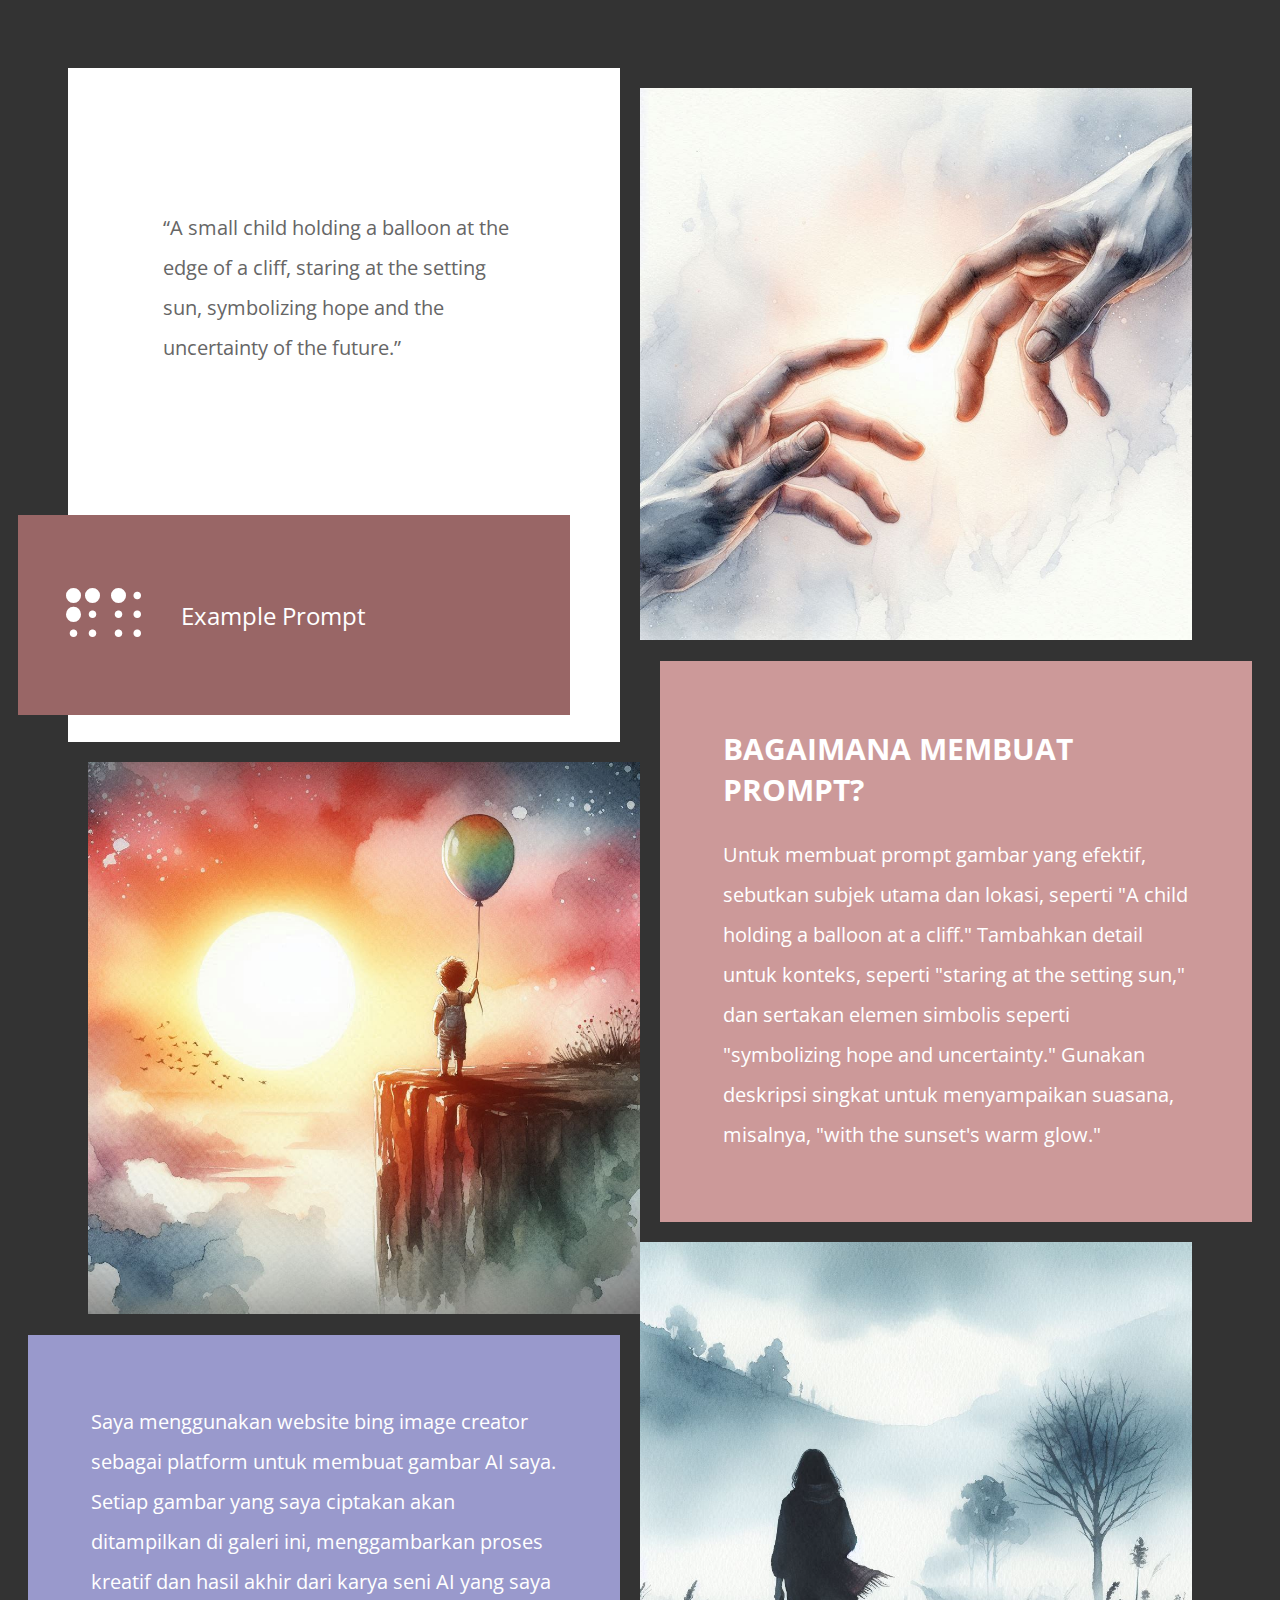
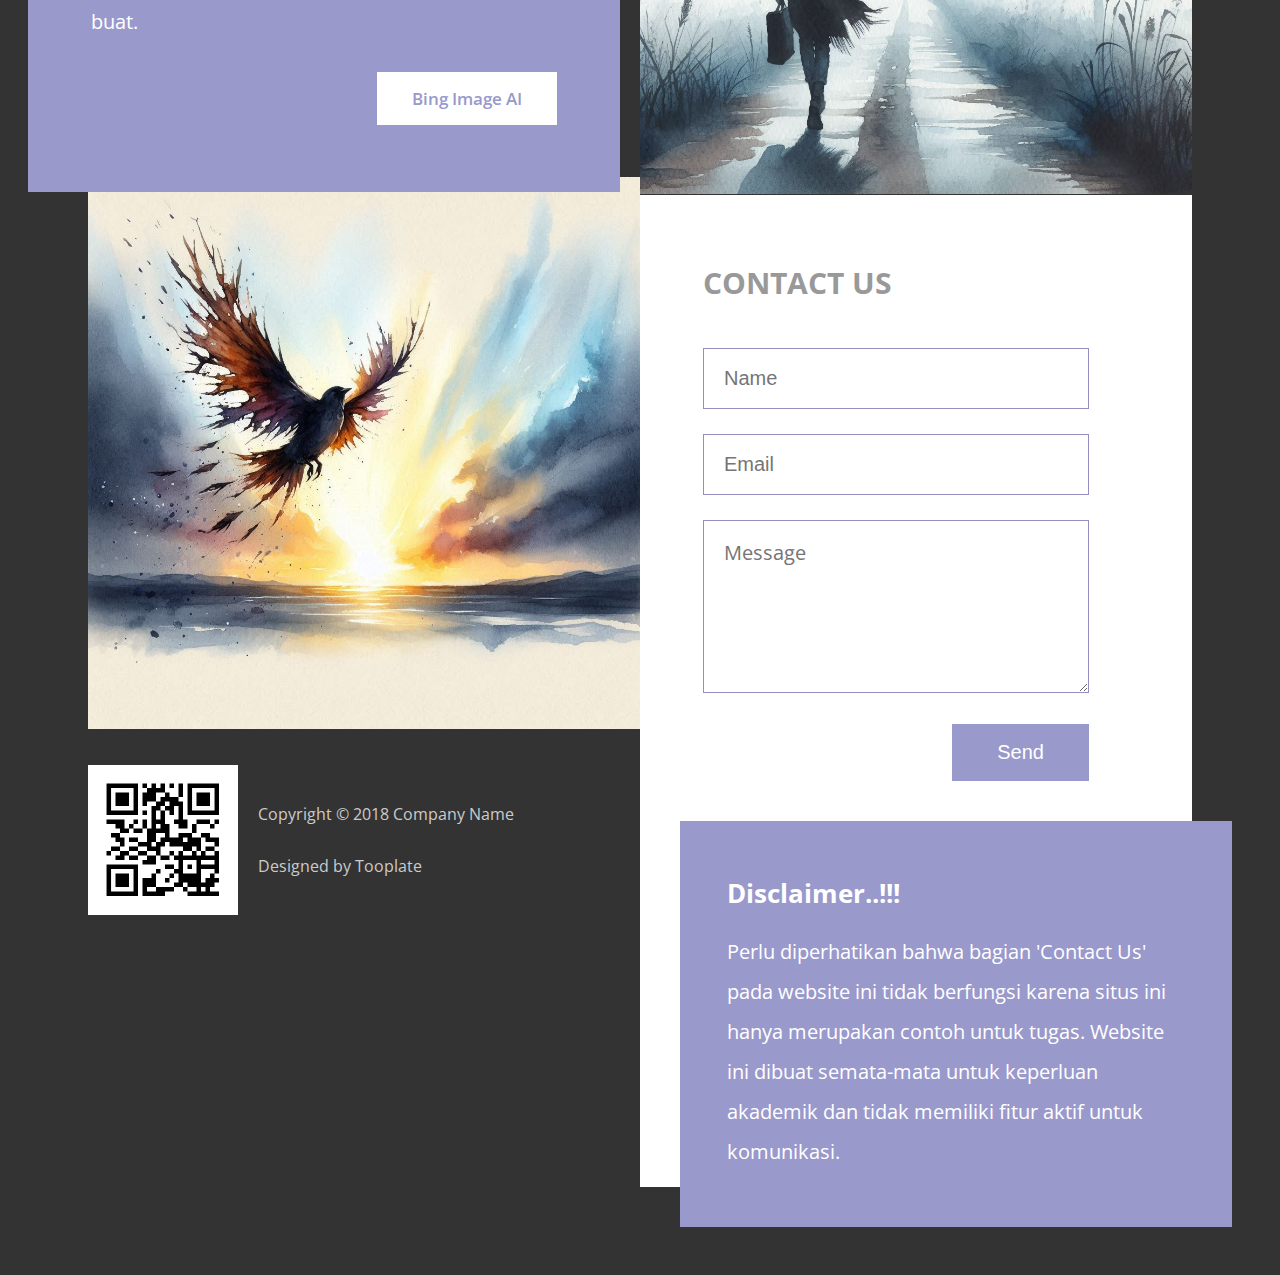
<file: gallery.html>
<!DOCTYPE html>
<html lang="en">

<head>
    <meta charset="UTF-8">
    <meta name="viewport" content="width=device-width, initial-scale=1.0">
    <meta http-equiv="X-UA-Compatible" content="ie=edge">
    <title>Character Responsive HTML5 Template</title>
<!--
Template 2110 Character
http://www.tooplate.com/view/2110-character
-->
    <link rel="stylesheet" href="https://fonts.googleapis.com/css?family=Open+Sans:400,600">
    <!-- https://fonts.google.com/specimen/Open+Sans -->
    <link rel="stylesheet" href="css/all.min.css">
    <!-- https://fontawesome.com/ -->
    <link rel="stylesheet" href="css/tooplate-style.css">
</head>

<body class="tm-bg-dark">
    <main class="tm-container masonry">
        <div class="item tm-bg-white tm-block tm-block-left" data-desktop-seq-no="1" data-mobile-seq-no="1">
            <p class="tm-hero-text">&ldquo;A small child holding a balloon at the edge of a cliff, staring at the setting sun, symbolizing hope and the uncertainty of the future.&rdquo;</p>
            <header class="tm-block-brand">
                <div class="tm-bg-primary-dark tm-text-white tm-block-brand-inner">
                    <i class="fas fa-braille fa-3x"></i>
                    <h1 class="tm-brand-name">Example Prompt</h1>
                </div>
            </header>
        </div>
        <div class="item" data-desktop-seq-no="2" data-mobile-seq-no="4">
            <img src="img/gallery-img-01.jpeg" alt="Image" class="tm-img-left">
        </div>
        <div class="item tm-bg-secondary tm-text-white tm-block tm-block-wider tm-block-pad tm-block-left-2" data-desktop-seq-no="3"
            data-mobile-seq-no="5">
            <p>Saya menggunakan website bing image creator sebagai platform untuk membuat gambar AI saya. Setiap gambar yang saya ciptakan akan ditampilkan di galeri ini, menggambarkan proses kreatif dan hasil akhir dari karya seni AI yang saya buat.</p>
            <div class="tm-text-right">
                <a href="https://www.bing.com/images/create" target="_blank" class="tm-btn tm-btn-small tm-btn-primary tm-mt">Bing Image AI</a>
            </div>
        </div>
        <div class="item" data-desktop-seq-no="4" data-mobile-seq-no="8">
            <img src="img/gallery-img-02.jpeg" alt="Image" class="tm-img-left">
        </div>
        <div class="tm-footer" id="tmFooter" data-desktop-seq-no="5" data-mobile-seq-no="9">
            <img src="img/qr-link-tooplate.png" alt="QR Code" class="tm-img-qr">
            <div>
                <p class="tm-mb-small">Copyright &copy; 2018 Company Name</p>
                <p>Designed by <a rel="nofollow" href="https://www.facebook.com/tooplate">Tooplate</a></p>
            </div>
        </div>
        <div class="item" data-desktop-seq-no="6" data-mobile-seq-no="2">
            <img src="img/gallery-img-03.jpeg" alt="Image">
        </div>
        <div class="item tm-block-right" data-desktop-seq-no="7" data-mobile-seq-no="3">
            <div class="tm-block-right-inner tm-bg-primary-light tm-text-white tm-block tm-block-wider tm-block-pad">
                <header>
                    <h2 class="tm-text-uppercase">
                        Bagaimana membuat prompt?
                    </h2>
                </header>
                <p>Untuk membuat prompt gambar yang efektif, sebutkan subjek utama dan lokasi, seperti "A child holding a balloon at a cliff." Tambahkan detail untuk konteks, seperti "staring at the setting sun," dan sertakan elemen simbolis seperti "symbolizing hope and uncertainty." Gunakan deskripsi singkat untuk menyampaikan suasana, misalnya, "with the sunset's warm glow."
                </p>
                <!-- -->
            </div>
        </div>

        <div class="item" data-desktop-seq-no="8" data-mobile-seq-no="6">
            <img src="img/gallery-img-04.jpeg" alt="Image">
        </div>

        <div class="item tm-bg-white tm-block tm-form-section" data-desktop-seq-no="9" data-mobile-seq-no="7">
            <div class="tm-form-container tm-block-pad tm-pb-0">
                <header>
                    <h2 class="tm-text-uppercase tm-text-gray-light tm-mb">
                        Contact Us
                    </h2>
                </header>
                <form action="index.html" class="tm-contact-form" method="POST">
                    <div class="tm-form-group">
                        <input type="text" id="contact_name" name="contact_name" class="form-control" placeholder="Name" required/>
                    </div>
                    <div class="tm-form-group">
                        <input type="email" id="contact_email" name="contact_email" class="form-control" placeholder="Email" required/>
                    </div>
                    <div class="tm-form-group">
                        <textarea rows="5" id="contact_message" name="contact_message" class="form-control" placeholder="Message" required></textarea>
                    </div>
                    <div class="tm-text-right">
                        <button type="submit" class="tm-btn tm-btn-secondary tm-btn-pad-big">Send</button>
                    </div>
                </form>
            </div>

            <div class="tm-form-section-tag">
                <div class="tm-bg-secondary tm-text-white tm-block-pad tm-form-section-tag-inner">
                    <header>
                        <h2>Disclaimer..!!!</h2>
                    </header>
                    <p>Perlu diperhatikan bahwa bagian 'Contact Us' pada website ini tidak berfungsi karena situs ini hanya merupakan contoh untuk tugas. Website ini dibuat semata-mata untuk keperluan akademik dan tidak memiliki fitur aktif untuk komunikasi.</p>
                </div>
            </div>
        </div>

    </main>
    <script src="js/jquery-3.3.1.min.js"></script>
    <!-- https://jquery.com/download/ -->
    <script>

        let callAdjustLayout;
        let currentLayout = "desktop",
            nextLayout = "desktop";

        /**
         * detect IE
         * returns version of IE or false, if browser is not Internet Explorer
         */
        function detectIE() {
            var ua = window.navigator.userAgent;

            var msie = ua.indexOf('MSIE ');
            if (msie > 0) {
                // IE 10 or older => return version number
                return parseInt(ua.substring(msie + 5, ua.indexOf('.', msie)), 10);
            }

            var trident = ua.indexOf('Trident/');
            if (trident > 0) {
                // IE 11 => return version number
                var rv = ua.indexOf('rv:');
                return parseInt(ua.substring(rv + 3, ua.indexOf('.', rv)), 10);
            }

            var edge = ua.indexOf('Edge/');
            if (edge > 0) {
                // Edge (IE 12+) => return version number
                return parseInt(ua.substring(edge + 5, ua.indexOf('.', edge)), 10);
            }

            // other browser
            return false;
        }

        // Adjust layout based on the browser width
        function adjustLayout() {
            let block1, block2, block3, block4, block5, block6, block7, block8, block9;

            if (window.innerWidth <= 1199) {
                // Mobile layout
                nextLayout = "mobile";
                block1 = $("div[data-mobile-seq-no='1']");
                block2 = $("div[data-mobile-seq-no='2']");
                block3 = $("div[data-mobile-seq-no='3']");
                block4 = $("div[data-mobile-seq-no='4']");
                block5 = $("div[data-mobile-seq-no='5']");
                block6 = $("div[data-mobile-seq-no='6']");
                block7 = $("div[data-mobile-seq-no='7']");
                block8 = $("div[data-mobile-seq-no='8']");
                block9 = $("div[data-mobile-seq-no='9']");
            } else {
                // Desktop layout
                nextLayout = "desktop";
                block1 = $("div[data-desktop-seq-no='1']");
                block2 = $("div[data-desktop-seq-no='2']");
                block3 = $("div[data-desktop-seq-no='3']");
                block4 = $("div[data-desktop-seq-no='4']");
                block5 = $("div[data-desktop-seq-no='5']");
                block6 = $("div[data-desktop-seq-no='6']");
                block7 = $("div[data-desktop-seq-no='7']");
                block8 = $("div[data-desktop-seq-no='8']");
                block9 = $("div[data-desktop-seq-no='9']");
            }

            if (nextLayout !== currentLayout) {
                // Reorder blocks based on their seq no
                block1.after(block2.detach());
                block2.after(block3.detach());
                block3.after(block4.detach());
                block4.after(block5.detach());
                block5.after(block6.detach());
                block6.after(block7.detach());
                block7.after(block8.detach());
                block8.after(block9.detach());
                currentLayout = nextLayout;
            }
        }

        // Adjust layout upon window resize
        window.onresize = function () {
            clearTimeout(callAdjustLayout);
            callAdjustLayout = setTimeout(adjustLayout, 100);
        }

        // DOM is ready
        $(function () {
            if (detectIE()) {
                alert('Please use the latest version of Chrome or Firefox for best browsing experience.');
            }

            adjustLayout();
        })
    </script>
</body>

</html>
</file>
<file: css/tooplate-style.css>
/* 

Template 2110 Character
http://www.tooplate.com/view/2110-character


COLORS 

Primary Dark:       #996666
Primary Light:      #cc9999
Secondary:          #9999cc
Dark Background:    #333333
Dark Gray Text:     #666666
Light Gray Text:    #999999
Footer Gray Text:   #cccccc

*/

body {
  font-family: "Open Sans", sans-serif;
  font-size: 20px;
  color: #666666;
  -webkit-font-smoothing: antialiased;
  padding: 80px;
  overflow-x: hidden;
}

textarea {
  font-family: "Open Sans", sans-serif;
}

a {
	color: #FF0;
  text-decoration: none;
}

button {
  border: none;
}

a,
button {
  -webkit-transition: all 0.3s ease;
  -o-transition: all 0.3s ease;
  transition: all 0.3s ease;
  cursor: pointer;
}

h2 {
  margin-top: 0;
}

p {
  line-height: 2;
  margin: 0;
}

.tm-container {
  max-width: 1200px;
  width: 100%;
  margin-left: auto;
  margin-right: auto;
  position: relative;
}

/* http://w3bits.com/css-masonry/ */
.masonry {
  /* Masonry container */
  -webkit-column-count: 2;
  column-count: 2;
  -webkit-column-gap: 0;
  column-gap: 0;
}

.item {
  /* Masonry bricks or child elements */
  display: inline-block;
  margin: 0;
  width: 100%;
}

img {
  max-width: 100%;
  height: auto;
}

.tm-relative {
  position: relative;
}

.tm-block {
  position: relative;
  -webkit-box-sizing: border-box;
  box-sizing: border-box;
  max-width: 600px;
}

.tm-block-wider {
  max-width: 640px;
  width: calc(100% + 40px);
}

.tm-block-left {
  right: 20px;
  bottom: 20px;
}

.tm-block-left-2 {
  right: 60px;
  top: 15px;
}

.tm-block-right {
  padding: 15px 0 20px 20px;
}

.tm-img-left {
  display: block;
  margin-right: 0;
  margin-left: auto;
}

.tm-hero-text {
  padding: 140px 95px 0;
}

.tm-block-pad {
  padding: 67px 63px;
}

.tm-block-icon {
  text-align: center;
  display: block;
  margin: 0 30px 30px;
}

.tm-block-brand {
  position: relative;
  margin-top: 147px;
  margin-bottom: 27px;
}

.tm-block-brand-inner {
  position: relative;
  right: 50px;
  padding: 70px 48px;
  display: -webkit-box;
  display: -ms-flexbox;
  display: flex;
  -webkit-box-align: center;
  -ms-flex-align: center;
  align-items: center;
}

.tm-brand-name {
  margin: 0 40px 0;
  font-size: 1.5rem;
  font-weight: 400;
}

.tm-bg-dark {
  background-color: #333333;
}

.tm-bg-white {
  background-color: #ffffff;
}

.tm-btn {
  padding: 15px 25px;
  display: inline-block;
  font-size: 1em;
}

.tm-btn-small {
  font-size: 17px;
  font-weight: 600;
  padding: 15px 35px;
}

.tm-btn-pad-big {
  padding: 17px 45px;
}

.tm-btn-primary {
  color: #9999cc;
  background-color: #ffffff;
}

.tm-btn-primary:hover {
  background-color: #c5c5e6;
}

.tm-btn-secondary {
  color: white;
  background-color: #9999cc;
}

.tm-btn-secondary:hover {
  color: #ffffff;
  background-color: #5b5bb2;
}

.tm-text-white {
  color: #ffffff;
}

.tm-text-gray-light {
  color: #999999;
}

.tm-bg-primary-light {
  background-color: #cc9999;
}

.tm-bg-primary-dark {
  background-color: #996666;
}

.tm-bg-secondary {
  background-color: #9999cc;
}

.tm-mt {
  margin-top: 30px;
}

.tm-mt-big {
  margin-top: 50px;
}

.tm-mb {
  margin-bottom: 45px;
}

.tm-mb-small {
  margin-bottom: 20px;
}

.tm-text-right {
  text-align: right;
}

.tm-text-uppercase {
  text-transform: uppercase;
}

.tm-form-group {
  margin-bottom: 25px;
}

input,
textarea {
  width: 100%;
  -webkit-box-sizing: border-box;
  box-sizing: border-box;
  border: 1px solid #958ec0;
  padding: 18px 20px;
  font-size: 1em;
}

.tm-contact-form {
  width: calc(100% - 40px);
}

.tm-form-section {
  margin-top: -5px;
}

.tm-form-section-tag {
  position: relative;
}

.tm-form-section-tag h2 {
  font-size: 1.6rem;
}

.tm-form-section-tag-inner {
  position: relative;
  left: 40px;
  right: -40px;
  bottom: -40px;
  width: 100%;
  max-width: 600px;
  box-sizing: border-box;
  padding: 55px 47px;
}

.tm-pb-0 {
  padding-bottom: 0 !important;
}

.tm-img-qr {
  width: 150px;
  height: 150px;
  margin: 30px 20px 30px 0;
}

.tm-footer {
  display: -webkit-box;
  display: -ms-flexbox;
  display: flex;
  -webkit-box-align: center;
  -ms-flex-align: center;
  align-items: center;
  max-width: 600px;
  margin-right: 0;
  margin-left: auto;
}

.tm-footer,
.tm-footer a {
  color: #cbcbcb;
}

.tm-footer a:hover {
  color: #996666;
}

.tm-footer p {
  font-size: 16px;
}

@media (max-width: 1232px) {
  body {
    padding: 60px;
  }
}

@media (max-width: 1199px) {
  .masonry {
    /* Masonry container */
    -webkit-column-count: 1;
    column-count: 1;
  }

  .tm-container {
    max-width: 600px;
  }
}

@media (max-width: 767px) {
  * {
    font-size: 10px;
  }

  tm-brand-name {
    font-size: 10px;
  }

  .tm-btn-small {
    font-size: 10px;
  }


}

@media (max-width: 540px) {
  .tm-block-brand-inner {
    flex-direction: column;
    padding: 35px;
    right: 30px;
  }

  .tm-brand-name {
    margin-top: 20px;
  }

  .tm-contact-form {
    width: calc(100% - 20px);
  }
}

@media (max-width: 520px) {
  body {
    padding: 50px;
  }

  .tm-block-pad {
    padding: 45px;
  }

  .tm-hero-text {
    padding: 50px 45px 0;
  }

  .tm-block-brand {
    margin-top: 70px;
  }
}

@media (max-width: 417px) {
  .tm-block-left,
  .tm-block-left-2 {
    right: 0;
  }

  .tm-block-wider {
    width: 100%;
  }

  .tm-footer {
    flex-direction: column;
  }
}

@media (max-width: 390px) {
  body {
    padding: 40px 20px 10px;
  }

  .tm-form-section-tag-inner {
    left: 25px;
    right: -25px;
    bottom: -25px;
  }
}
</file>
<file: css/all.min.css>
/*!
 * Font Awesome Free 5.3.1 by @fontawesome - https://fontawesome.com
 * License - https://fontawesome.com/license/free (Icons: CC BY 4.0, Fonts: SIL OFL 1.1, Code: MIT License)
 */
.fa,.fab,.fal,.far,.fas{-moz-osx-font-smoothing:grayscale;-webkit-font-smoothing:antialiased;display:inline-block;font-style:normal;font-variant:normal;text-rendering:auto;line-height:1}.fa-lg{font-size:1.33333em;line-height:.75em;vertical-align:-.0667em}.fa-xs{font-size:.75em}.fa-sm{font-size:.875em}.fa-1x{font-size:1em}.fa-2x{font-size:2em}.fa-3x{font-size:3em}.fa-4x{font-size:4em}.fa-5x{font-size:5em}.fa-6x{font-size:6em}.fa-7x{font-size:7em}.fa-8x{font-size:8em}.fa-9x{font-size:9em}.fa-10x{font-size:10em}.fa-fw{text-align:center;width:1.25em}.fa-ul{list-style-type:none;margin-left:2.5em;padding-left:0}.fa-ul>li{position:relative}.fa-li{left:-2em;position:absolute;text-align:center;width:2em;line-height:inherit}.fa-border{border:.08em solid #eee;border-radius:.1em;padding:.2em .25em .15em}.fa-pull-left{float:left}.fa-pull-right{float:right}.fa.fa-pull-left,.fab.fa-pull-left,.fal.fa-pull-left,.far.fa-pull-left,.fas.fa-pull-left{margin-right:.3em}.fa.fa-pull-right,.fab.fa-pull-right,.fal.fa-pull-right,.far.fa-pull-right,.fas.fa-pull-right{margin-left:.3em}.fa-spin{animation:fa-spin 2s infinite linear}.fa-pulse{animation:fa-spin 1s infinite steps(8)}@keyframes fa-spin{0%{transform:rotate(0deg)}to{transform:rotate(1turn)}}.fa-rotate-90{-ms-filter:"progid:DXImageTransform.Microsoft.BasicImage(rotation=1)";transform:rotate(90deg)}.fa-rotate-180{-ms-filter:"progid:DXImageTransform.Microsoft.BasicImage(rotation=2)";transform:rotate(180deg)}.fa-rotate-270{-ms-filter:"progid:DXImageTransform.Microsoft.BasicImage(rotation=3)";transform:rotate(270deg)}.fa-flip-horizontal{-ms-filter:"progid:DXImageTransform.Microsoft.BasicImage(rotation=0, mirror=1)";transform:scaleX(-1)}.fa-flip-vertical{transform:scaleY(-1)}.fa-flip-horizontal.fa-flip-vertical,.fa-flip-vertical{-ms-filter:"progid:DXImageTransform.Microsoft.BasicImage(rotation=2, mirror=1)"}.fa-flip-horizontal.fa-flip-vertical{transform:scale(-1)}:root .fa-flip-horizontal,:root .fa-flip-vertical,:root .fa-rotate-90,:root .fa-rotate-180,:root .fa-rotate-270{-webkit-filter:none;filter:none}.fa-stack{display:inline-block;height:2em;line-height:2em;position:relative;vertical-align:middle;width:2em}.fa-stack-1x,.fa-stack-2x{left:0;position:absolute;text-align:center;width:100%}.fa-stack-1x{line-height:inherit}.fa-stack-2x{font-size:2em}.fa-inverse{color:#fff}.fa-500px:before{content:"\f26e"}.fa-accessible-icon:before{content:"\f368"}.fa-accusoft:before{content:"\f369"}.fa-ad:before{content:"\f641"}.fa-address-book:before{content:"\f2b9"}.fa-address-card:before{content:"\f2bb"}.fa-adjust:before{content:"\f042"}.fa-adn:before{content:"\f170"}.fa-adversal:before{content:"\f36a"}.fa-affiliatetheme:before{content:"\f36b"}.fa-air-freshener:before{content:"\f5d0"}.fa-algolia:before{content:"\f36c"}.fa-align-center:before{content:"\f037"}.fa-align-justify:before{content:"\f039"}.fa-align-left:before{content:"\f036"}.fa-align-right:before{content:"\f038"}.fa-alipay:before{content:"\f642"}.fa-allergies:before{content:"\f461"}.fa-amazon:before{content:"\f270"}.fa-amazon-pay:before{content:"\f42c"}.fa-ambulance:before{content:"\f0f9"}.fa-american-sign-language-interpreting:before{content:"\f2a3"}.fa-amilia:before{content:"\f36d"}.fa-anchor:before{content:"\f13d"}.fa-android:before{content:"\f17b"}.fa-angellist:before{content:"\f209"}.fa-angle-double-down:before{content:"\f103"}.fa-angle-double-left:before{content:"\f100"}.fa-angle-double-right:before{content:"\f101"}.fa-angle-double-up:before{content:"\f102"}.fa-angle-down:before{content:"\f107"}.fa-angle-left:before{content:"\f104"}.fa-angle-right:before{content:"\f105"}.fa-angle-up:before{content:"\f106"}.fa-angry:before{content:"\f556"}.fa-angrycreative:before{content:"\f36e"}.fa-angular:before{content:"\f420"}.fa-ankh:before{content:"\f644"}.fa-app-store:before{content:"\f36f"}.fa-app-store-ios:before{content:"\f370"}.fa-apper:before{content:"\f371"}.fa-apple:before{content:"\f179"}.fa-apple-alt:before{content:"\f5d1"}.fa-apple-pay:before{content:"\f415"}.fa-archive:before{content:"\f187"}.fa-archway:before{content:"\f557"}.fa-arrow-alt-circle-down:before{content:"\f358"}.fa-arrow-alt-circle-left:before{content:"\f359"}.fa-arrow-alt-circle-right:before{content:"\f35a"}.fa-arrow-alt-circle-up:before{content:"\f35b"}.fa-arrow-circle-down:before{content:"\f0ab"}.fa-arrow-circle-left:before{content:"\f0a8"}.fa-arrow-circle-right:before{content:"\f0a9"}.fa-arrow-circle-up:before{content:"\f0aa"}.fa-arrow-down:before{content:"\f063"}.fa-arrow-left:before{content:"\f060"}.fa-arrow-right:before{content:"\f061"}.fa-arrow-up:before{content:"\f062"}.fa-arrows-alt:before{content:"\f0b2"}.fa-arrows-alt-h:before{content:"\f337"}.fa-arrows-alt-v:before{content:"\f338"}.fa-assistive-listening-systems:before{content:"\f2a2"}.fa-asterisk:before{content:"\f069"}.fa-asymmetrik:before{content:"\f372"}.fa-at:before{content:"\f1fa"}.fa-atlas:before{content:"\f558"}.fa-atom:before{content:"\f5d2"}.fa-audible:before{content:"\f373"}.fa-audio-description:before{content:"\f29e"}.fa-autoprefixer:before{content:"\f41c"}.fa-avianex:before{content:"\f374"}.fa-aviato:before{content:"\f421"}.fa-award:before{content:"\f559"}.fa-aws:before{content:"\f375"}.fa-backspace:before{content:"\f55a"}.fa-backward:before{content:"\f04a"}.fa-balance-scale:before{content:"\f24e"}.fa-ban:before{content:"\f05e"}.fa-band-aid:before{content:"\f462"}.fa-bandcamp:before{content:"\f2d5"}.fa-barcode:before{content:"\f02a"}.fa-bars:before{content:"\f0c9"}.fa-baseball-ball:before{content:"\f433"}.fa-basketball-ball:before{content:"\f434"}.fa-bath:before{content:"\f2cd"}.fa-battery-empty:before{content:"\f244"}.fa-battery-full:before{content:"\f240"}.fa-battery-half:before{content:"\f242"}.fa-battery-quarter:before{content:"\f243"}.fa-battery-three-quarters:before{content:"\f241"}.fa-bed:before{content:"\f236"}.fa-beer:before{content:"\f0fc"}.fa-behance:before{content:"\f1b4"}.fa-behance-square:before{content:"\f1b5"}.fa-bell:before{content:"\f0f3"}.fa-bell-slash:before{content:"\f1f6"}.fa-bezier-curve:before{content:"\f55b"}.fa-bible:before{content:"\f647"}.fa-bicycle:before{content:"\f206"}.fa-bimobject:before{content:"\f378"}.fa-binoculars:before{content:"\f1e5"}.fa-birthday-cake:before{content:"\f1fd"}.fa-bitbucket:before{content:"\f171"}.fa-bitcoin:before{content:"\f379"}.fa-bity:before{content:"\f37a"}.fa-black-tie:before{content:"\f27e"}.fa-blackberry:before{content:"\f37b"}.fa-blender:before{content:"\f517"}.fa-blind:before{content:"\f29d"}.fa-blogger:before{content:"\f37c"}.fa-blogger-b:before{content:"\f37d"}.fa-bluetooth:before{content:"\f293"}.fa-bluetooth-b:before{content:"\f294"}.fa-bold:before{content:"\f032"}.fa-bolt:before{content:"\f0e7"}.fa-bomb:before{content:"\f1e2"}.fa-bone:before{content:"\f5d7"}.fa-bong:before{content:"\f55c"}.fa-book:before{content:"\f02d"}.fa-book-open:before{content:"\f518"}.fa-book-reader:before{content:"\f5da"}.fa-bookmark:before{content:"\f02e"}.fa-bowling-ball:before{content:"\f436"}.fa-box:before{content:"\f466"}.fa-box-open:before{content:"\f49e"}.fa-boxes:before{content:"\f468"}.fa-braille:before{content:"\f2a1"}.fa-brain:before{content:"\f5dc"}.fa-briefcase:before{content:"\f0b1"}.fa-briefcase-medical:before{content:"\f469"}.fa-broadcast-tower:before{content:"\f519"}.fa-broom:before{content:"\f51a"}.fa-brush:before{content:"\f55d"}.fa-btc:before{content:"\f15a"}.fa-bug:before{content:"\f188"}.fa-building:before{content:"\f1ad"}.fa-bullhorn:before{content:"\f0a1"}.fa-bullseye:before{content:"\f140"}.fa-burn:before{content:"\f46a"}.fa-buromobelexperte:before{content:"\f37f"}.fa-bus:before{content:"\f207"}.fa-bus-alt:before{content:"\f55e"}.fa-business-time:before{content:"\f64a"}.fa-buysellads:before{content:"\f20d"}.fa-calculator:before{content:"\f1ec"}.fa-calendar:before{content:"\f133"}.fa-calendar-alt:before{content:"\f073"}.fa-calendar-check:before{content:"\f274"}.fa-calendar-minus:before{content:"\f272"}.fa-calendar-plus:before{content:"\f271"}.fa-calendar-times:before{content:"\f273"}.fa-camera:before{content:"\f030"}.fa-camera-retro:before{content:"\f083"}.fa-cannabis:before{content:"\f55f"}.fa-capsules:before{content:"\f46b"}.fa-car:before{content:"\f1b9"}.fa-car-alt:before{content:"\f5de"}.fa-car-battery:before{content:"\f5df"}.fa-car-crash:before{content:"\f5e1"}.fa-car-side:before{content:"\f5e4"}.fa-caret-down:before{content:"\f0d7"}.fa-caret-left:before{content:"\f0d9"}.fa-caret-right:before{content:"\f0da"}.fa-caret-square-down:before{content:"\f150"}.fa-caret-square-left:before{content:"\f191"}.fa-caret-square-right:before{content:"\f152"}.fa-caret-square-up:before{content:"\f151"}.fa-caret-up:before{content:"\f0d8"}.fa-cart-arrow-down:before{content:"\f218"}.fa-cart-plus:before{content:"\f217"}.fa-cc-amazon-pay:before{content:"\f42d"}.fa-cc-amex:before{content:"\f1f3"}.fa-cc-apple-pay:before{content:"\f416"}.fa-cc-diners-club:before{content:"\f24c"}.fa-cc-discover:before{content:"\f1f2"}.fa-cc-jcb:before{content:"\f24b"}.fa-cc-mastercard:before{content:"\f1f1"}.fa-cc-paypal:before{content:"\f1f4"}.fa-cc-stripe:before{content:"\f1f5"}.fa-cc-visa:before{content:"\f1f0"}.fa-centercode:before{content:"\f380"}.fa-certificate:before{content:"\f0a3"}.fa-chalkboard:before{content:"\f51b"}.fa-chalkboard-teacher:before{content:"\f51c"}.fa-charging-station:before{content:"\f5e7"}.fa-chart-area:before{content:"\f1fe"}.fa-chart-bar:before{content:"\f080"}.fa-chart-line:before{content:"\f201"}.fa-chart-pie:before{content:"\f200"}.fa-check:before{content:"\f00c"}.fa-check-circle:before{content:"\f058"}.fa-check-double:before{content:"\f560"}.fa-check-square:before{content:"\f14a"}.fa-chess:before{content:"\f439"}.fa-chess-bishop:before{content:"\f43a"}.fa-chess-board:before{content:"\f43c"}.fa-chess-king:before{content:"\f43f"}.fa-chess-knight:before{content:"\f441"}.fa-chess-pawn:before{content:"\f443"}.fa-chess-queen:before{content:"\f445"}.fa-chess-rook:before{content:"\f447"}.fa-chevron-circle-down:before{content:"\f13a"}.fa-chevron-circle-left:before{content:"\f137"}.fa-chevron-circle-right:before{content:"\f138"}.fa-chevron-circle-up:before{content:"\f139"}.fa-chevron-down:before{content:"\f078"}.fa-chevron-left:before{content:"\f053"}.fa-chevron-right:before{content:"\f054"}.fa-chevron-up:before{content:"\f077"}.fa-child:before{content:"\f1ae"}.fa-chrome:before{content:"\f268"}.fa-church:before{content:"\f51d"}.fa-circle:before{content:"\f111"}.fa-circle-notch:before{content:"\f1ce"}.fa-city:before{content:"\f64f"}.fa-clipboard:before{content:"\f328"}.fa-clipboard-check:before{content:"\f46c"}.fa-clipboard-list:before{content:"\f46d"}.fa-clock:before{content:"\f017"}.fa-clone:before{content:"\f24d"}.fa-closed-captioning:before{content:"\f20a"}.fa-cloud:before{content:"\f0c2"}.fa-cloud-download-alt:before{content:"\f381"}.fa-cloud-upload-alt:before{content:"\f382"}.fa-cloudscale:before{content:"\f383"}.fa-cloudsmith:before{content:"\f384"}.fa-cloudversify:before{content:"\f385"}.fa-cocktail:before{content:"\f561"}.fa-code:before{content:"\f121"}.fa-code-branch:before{content:"\f126"}.fa-codepen:before{content:"\f1cb"}.fa-codiepie:before{content:"\f284"}.fa-coffee:before{content:"\f0f4"}.fa-cog:before{content:"\f013"}.fa-cogs:before{content:"\f085"}.fa-coins:before{content:"\f51e"}.fa-columns:before{content:"\f0db"}.fa-comment:before{content:"\f075"}.fa-comment-alt:before{content:"\f27a"}.fa-comment-dollar:before{content:"\f651"}.fa-comment-dots:before{content:"\f4ad"}.fa-comment-slash:before{content:"\f4b3"}.fa-comments:before{content:"\f086"}.fa-comments-dollar:before{content:"\f653"}.fa-compact-disc:before{content:"\f51f"}.fa-compass:before{content:"\f14e"}.fa-compress:before{content:"\f066"}.fa-concierge-bell:before{content:"\f562"}.fa-connectdevelop:before{content:"\f20e"}.fa-contao:before{content:"\f26d"}.fa-cookie:before{content:"\f563"}.fa-cookie-bite:before{content:"\f564"}.fa-copy:before{content:"\f0c5"}.fa-copyright:before{content:"\f1f9"}.fa-couch:before{content:"\f4b8"}.fa-cpanel:before{content:"\f388"}.fa-creative-commons:before{content:"\f25e"}.fa-creative-commons-by:before{content:"\f4e7"}.fa-creative-commons-nc:before{content:"\f4e8"}.fa-creative-commons-nc-eu:before{content:"\f4e9"}.fa-creative-commons-nc-jp:before{content:"\f4ea"}.fa-creative-commons-nd:before{content:"\f4eb"}.fa-creative-commons-pd:before{content:"\f4ec"}.fa-creative-commons-pd-alt:before{content:"\f4ed"}.fa-creative-commons-remix:before{content:"\f4ee"}.fa-creative-commons-sa:before{content:"\f4ef"}.fa-creative-commons-sampling:before{content:"\f4f0"}.fa-creative-commons-sampling-plus:before{content:"\f4f1"}.fa-creative-commons-share:before{content:"\f4f2"}.fa-credit-card:before{content:"\f09d"}.fa-crop:before{content:"\f125"}.fa-crop-alt:before{content:"\f565"}.fa-cross:before{content:"\f654"}.fa-crosshairs:before{content:"\f05b"}.fa-crow:before{content:"\f520"}.fa-crown:before{content:"\f521"}.fa-css3:before{content:"\f13c"}.fa-css3-alt:before{content:"\f38b"}.fa-cube:before{content:"\f1b2"}.fa-cubes:before{content:"\f1b3"}.fa-cut:before{content:"\f0c4"}.fa-cuttlefish:before{content:"\f38c"}.fa-d-and-d:before{content:"\f38d"}.fa-dashcube:before{content:"\f210"}.fa-database:before{content:"\f1c0"}.fa-deaf:before{content:"\f2a4"}.fa-delicious:before{content:"\f1a5"}.fa-deploydog:before{content:"\f38e"}.fa-deskpro:before{content:"\f38f"}.fa-desktop:before{content:"\f108"}.fa-deviantart:before{content:"\f1bd"}.fa-dharmachakra:before{content:"\f655"}.fa-diagnoses:before{content:"\f470"}.fa-dice:before{content:"\f522"}.fa-dice-five:before{content:"\f523"}.fa-dice-four:before{content:"\f524"}.fa-dice-one:before{content:"\f525"}.fa-dice-six:before{content:"\f526"}.fa-dice-three:before{content:"\f527"}.fa-dice-two:before{content:"\f528"}.fa-digg:before{content:"\f1a6"}.fa-digital-ocean:before{content:"\f391"}.fa-digital-tachograph:before{content:"\f566"}.fa-directions:before{content:"\f5eb"}.fa-discord:before{content:"\f392"}.fa-discourse:before{content:"\f393"}.fa-divide:before{content:"\f529"}.fa-dizzy:before{content:"\f567"}.fa-dna:before{content:"\f471"}.fa-dochub:before{content:"\f394"}.fa-docker:before{content:"\f395"}.fa-dollar-sign:before{content:"\f155"}.fa-dolly:before{content:"\f472"}.fa-dolly-flatbed:before{content:"\f474"}.fa-donate:before{content:"\f4b9"}.fa-door-closed:before{content:"\f52a"}.fa-door-open:before{content:"\f52b"}.fa-dot-circle:before{content:"\f192"}.fa-dove:before{content:"\f4ba"}.fa-download:before{content:"\f019"}.fa-draft2digital:before{content:"\f396"}.fa-drafting-compass:before{content:"\f568"}.fa-draw-polygon:before{content:"\f5ee"}.fa-dribbble:before{content:"\f17d"}.fa-dribbble-square:before{content:"\f397"}.fa-dropbox:before{content:"\f16b"}.fa-drum:before{content:"\f569"}.fa-drum-steelpan:before{content:"\f56a"}.fa-drupal:before{content:"\f1a9"}.fa-dumbbell:before{content:"\f44b"}.fa-dyalog:before{content:"\f399"}.fa-earlybirds:before{content:"\f39a"}.fa-ebay:before{content:"\f4f4"}.fa-edge:before{content:"\f282"}.fa-edit:before{content:"\f044"}.fa-eject:before{content:"\f052"}.fa-elementor:before{content:"\f430"}.fa-ellipsis-h:before{content:"\f141"}.fa-ellipsis-v:before{content:"\f142"}.fa-ello:before{content:"\f5f1"}.fa-ember:before{content:"\f423"}.fa-empire:before{content:"\f1d1"}.fa-envelope:before{content:"\f0e0"}.fa-envelope-open:before{content:"\f2b6"}.fa-envelope-open-text:before{content:"\f658"}.fa-envelope-square:before{content:"\f199"}.fa-envira:before{content:"\f299"}.fa-equals:before{content:"\f52c"}.fa-eraser:before{content:"\f12d"}.fa-erlang:before{content:"\f39d"}.fa-ethereum:before{content:"\f42e"}.fa-etsy:before{content:"\f2d7"}.fa-euro-sign:before{content:"\f153"}.fa-exchange-alt:before{content:"\f362"}.fa-exclamation:before{content:"\f12a"}.fa-exclamation-circle:before{content:"\f06a"}.fa-exclamation-triangle:before{content:"\f071"}.fa-expand:before{content:"\f065"}.fa-expand-arrows-alt:before{content:"\f31e"}.fa-expeditedssl:before{content:"\f23e"}.fa-external-link-alt:before{content:"\f35d"}.fa-external-link-square-alt:before{content:"\f360"}.fa-eye:before{content:"\f06e"}.fa-eye-dropper:before{content:"\f1fb"}.fa-eye-slash:before{content:"\f070"}.fa-facebook:before{content:"\f09a"}.fa-facebook-f:before{content:"\f39e"}.fa-facebook-messenger:before{content:"\f39f"}.fa-facebook-square:before{content:"\f082"}.fa-fast-backward:before{content:"\f049"}.fa-fast-forward:before{content:"\f050"}.fa-fax:before{content:"\f1ac"}.fa-feather:before{content:"\f52d"}.fa-feather-alt:before{content:"\f56b"}.fa-female:before{content:"\f182"}.fa-fighter-jet:before{content:"\f0fb"}.fa-file:before{content:"\f15b"}.fa-file-alt:before{content:"\f15c"}.fa-file-archive:before{content:"\f1c6"}.fa-file-audio:before{content:"\f1c7"}.fa-file-code:before{content:"\f1c9"}.fa-file-contract:before{content:"\f56c"}.fa-file-download:before{content:"\f56d"}.fa-file-excel:before{content:"\f1c3"}.fa-file-export:before{content:"\f56e"}.fa-file-image:before{content:"\f1c5"}.fa-file-import:before{content:"\f56f"}.fa-file-invoice:before{content:"\f570"}.fa-file-invoice-dollar:before{content:"\f571"}.fa-file-medical:before{content:"\f477"}.fa-file-medical-alt:before{content:"\f478"}.fa-file-pdf:before{content:"\f1c1"}.fa-file-powerpoint:before{content:"\f1c4"}.fa-file-prescription:before{content:"\f572"}.fa-file-signature:before{content:"\f573"}.fa-file-upload:before{content:"\f574"}.fa-file-video:before{content:"\f1c8"}.fa-file-word:before{content:"\f1c2"}.fa-fill:before{content:"\f575"}.fa-fill-drip:before{content:"\f576"}.fa-film:before{content:"\f008"}.fa-filter:before{content:"\f0b0"}.fa-fingerprint:before{content:"\f577"}.fa-fire:before{content:"\f06d"}.fa-fire-extinguisher:before{content:"\f134"}.fa-firefox:before{content:"\f269"}.fa-first-aid:before{content:"\f479"}.fa-first-order:before{content:"\f2b0"}.fa-first-order-alt:before{content:"\f50a"}.fa-firstdraft:before{content:"\f3a1"}.fa-fish:before{content:"\f578"}.fa-flag:before{content:"\f024"}.fa-flag-checkered:before{content:"\f11e"}.fa-flask:before{content:"\f0c3"}.fa-flickr:before{content:"\f16e"}.fa-flipboard:before{content:"\f44d"}.fa-flushed:before{content:"\f579"}.fa-fly:before{content:"\f417"}.fa-folder:before{content:"\f07b"}.fa-folder-minus:before{content:"\f65d"}.fa-folder-open:before{content:"\f07c"}.fa-folder-plus:before{content:"\f65e"}.fa-font:before{content:"\f031"}.fa-font-awesome:before{content:"\f2b4"}.fa-font-awesome-alt:before{content:"\f35c"}.fa-font-awesome-flag:before{content:"\f425"}.fa-font-awesome-logo-full:before{content:"\f4e6"}.fa-fonticons:before{content:"\f280"}.fa-fonticons-fi:before{content:"\f3a2"}.fa-football-ball:before{content:"\f44e"}.fa-fort-awesome:before{content:"\f286"}.fa-fort-awesome-alt:before{content:"\f3a3"}.fa-forumbee:before{content:"\f211"}.fa-forward:before{content:"\f04e"}.fa-foursquare:before{content:"\f180"}.fa-free-code-camp:before{content:"\f2c5"}.fa-freebsd:before{content:"\f3a4"}.fa-frog:before{content:"\f52e"}.fa-frown:before{content:"\f119"}.fa-frown-open:before{content:"\f57a"}.fa-fulcrum:before{content:"\f50b"}.fa-funnel-dollar:before{content:"\f662"}.fa-futbol:before{content:"\f1e3"}.fa-galactic-republic:before{content:"\f50c"}.fa-galactic-senate:before{content:"\f50d"}.fa-gamepad:before{content:"\f11b"}.fa-gas-pump:before{content:"\f52f"}.fa-gavel:before{content:"\f0e3"}.fa-gem:before{content:"\f3a5"}.fa-genderless:before{content:"\f22d"}.fa-get-pocket:before{content:"\f265"}.fa-gg:before{content:"\f260"}.fa-gg-circle:before{content:"\f261"}.fa-gift:before{content:"\f06b"}.fa-git:before{content:"\f1d3"}.fa-git-square:before{content:"\f1d2"}.fa-github:before{content:"\f09b"}.fa-github-alt:before{content:"\f113"}.fa-github-square:before{content:"\f092"}.fa-gitkraken:before{content:"\f3a6"}.fa-gitlab:before{content:"\f296"}.fa-gitter:before{content:"\f426"}.fa-glass-martini:before{content:"\f000"}.fa-glass-martini-alt:before{content:"\f57b"}.fa-glasses:before{content:"\f530"}.fa-glide:before{content:"\f2a5"}.fa-glide-g:before{content:"\f2a6"}.fa-globe:before{content:"\f0ac"}.fa-globe-africa:before{content:"\f57c"}.fa-globe-americas:before{content:"\f57d"}.fa-globe-asia:before{content:"\f57e"}.fa-gofore:before{content:"\f3a7"}.fa-golf-ball:before{content:"\f450"}.fa-goodreads:before{content:"\f3a8"}.fa-goodreads-g:before{content:"\f3a9"}.fa-google:before{content:"\f1a0"}.fa-google-drive:before{content:"\f3aa"}.fa-google-play:before{content:"\f3ab"}.fa-google-plus:before{content:"\f2b3"}.fa-google-plus-g:before{content:"\f0d5"}.fa-google-plus-square:before{content:"\f0d4"}.fa-google-wallet:before{content:"\f1ee"}.fa-gopuram:before{content:"\f664"}.fa-graduation-cap:before{content:"\f19d"}.fa-gratipay:before{content:"\f184"}.fa-grav:before{content:"\f2d6"}.fa-greater-than:before{content:"\f531"}.fa-greater-than-equal:before{content:"\f532"}.fa-grimace:before{content:"\f57f"}.fa-grin:before{content:"\f580"}.fa-grin-alt:before{content:"\f581"}.fa-grin-beam:before{content:"\f582"}.fa-grin-beam-sweat:before{content:"\f583"}.fa-grin-hearts:before{content:"\f584"}.fa-grin-squint:before{content:"\f585"}.fa-grin-squint-tears:before{content:"\f586"}.fa-grin-stars:before{content:"\f587"}.fa-grin-tears:before{content:"\f588"}.fa-grin-tongue:before{content:"\f589"}.fa-grin-tongue-squint:before{content:"\f58a"}.fa-grin-tongue-wink:before{content:"\f58b"}.fa-grin-wink:before{content:"\f58c"}.fa-grip-horizontal:before{content:"\f58d"}.fa-grip-vertical:before{content:"\f58e"}.fa-gripfire:before{content:"\f3ac"}.fa-grunt:before{content:"\f3ad"}.fa-gulp:before{content:"\f3ae"}.fa-h-square:before{content:"\f0fd"}.fa-hacker-news:before{content:"\f1d4"}.fa-hacker-news-square:before{content:"\f3af"}.fa-hackerrank:before{content:"\f5f7"}.fa-hamsa:before{content:"\f665"}.fa-hand-holding:before{content:"\f4bd"}.fa-hand-holding-heart:before{content:"\f4be"}.fa-hand-holding-usd:before{content:"\f4c0"}.fa-hand-lizard:before{content:"\f258"}.fa-hand-paper:before{content:"\f256"}.fa-hand-peace:before{content:"\f25b"}.fa-hand-point-down:before{content:"\f0a7"}.fa-hand-point-left:before{content:"\f0a5"}.fa-hand-point-right:before{content:"\f0a4"}.fa-hand-point-up:before{content:"\f0a6"}.fa-hand-pointer:before{content:"\f25a"}.fa-hand-rock:before{content:"\f255"}.fa-hand-scissors:before{content:"\f257"}.fa-hand-spock:before{content:"\f259"}.fa-hands:before{content:"\f4c2"}.fa-hands-helping:before{content:"\f4c4"}.fa-handshake:before{content:"\f2b5"}.fa-hashtag:before{content:"\f292"}.fa-haykal:before{content:"\f666"}.fa-hdd:before{content:"\f0a0"}.fa-heading:before{content:"\f1dc"}.fa-headphones:before{content:"\f025"}.fa-headphones-alt:before{content:"\f58f"}.fa-headset:before{content:"\f590"}.fa-heart:before{content:"\f004"}.fa-heartbeat:before{content:"\f21e"}.fa-helicopter:before{content:"\f533"}.fa-highlighter:before{content:"\f591"}.fa-hips:before{content:"\f452"}.fa-hire-a-helper:before{content:"\f3b0"}.fa-history:before{content:"\f1da"}.fa-hockey-puck:before{content:"\f453"}.fa-home:before{content:"\f015"}.fa-hooli:before{content:"\f427"}.fa-hornbill:before{content:"\f592"}.fa-hospital:before{content:"\f0f8"}.fa-hospital-alt:before{content:"\f47d"}.fa-hospital-symbol:before{content:"\f47e"}.fa-hot-tub:before{content:"\f593"}.fa-hotel:before{content:"\f594"}.fa-hotjar:before{content:"\f3b1"}.fa-hourglass:before{content:"\f254"}.fa-hourglass-end:before{content:"\f253"}.fa-hourglass-half:before{content:"\f252"}.fa-hourglass-start:before{content:"\f251"}.fa-houzz:before{content:"\f27c"}.fa-html5:before{content:"\f13b"}.fa-hubspot:before{content:"\f3b2"}.fa-i-cursor:before{content:"\f246"}.fa-id-badge:before{content:"\f2c1"}.fa-id-card:before{content:"\f2c2"}.fa-id-card-alt:before{content:"\f47f"}.fa-image:before{content:"\f03e"}.fa-images:before{content:"\f302"}.fa-imdb:before{content:"\f2d8"}.fa-inbox:before{content:"\f01c"}.fa-indent:before{content:"\f03c"}.fa-industry:before{content:"\f275"}.fa-infinity:before{content:"\f534"}.fa-info:before{content:"\f129"}.fa-info-circle:before{content:"\f05a"}.fa-instagram:before{content:"\f16d"}.fa-internet-explorer:before{content:"\f26b"}.fa-ioxhost:before{content:"\f208"}.fa-italic:before{content:"\f033"}.fa-itunes:before{content:"\f3b4"}.fa-itunes-note:before{content:"\f3b5"}.fa-java:before{content:"\f4e4"}.fa-jedi:before{content:"\f669"}.fa-jedi-order:before{content:"\f50e"}.fa-jenkins:before{content:"\f3b6"}.fa-joget:before{content:"\f3b7"}.fa-joint:before{content:"\f595"}.fa-joomla:before{content:"\f1aa"}.fa-journal-whills:before{content:"\f66a"}.fa-js:before{content:"\f3b8"}.fa-js-square:before{content:"\f3b9"}.fa-jsfiddle:before{content:"\f1cc"}.fa-kaaba:before{content:"\f66b"}.fa-kaggle:before{content:"\f5fa"}.fa-key:before{content:"\f084"}.fa-keybase:before{content:"\f4f5"}.fa-keyboard:before{content:"\f11c"}.fa-keycdn:before{content:"\f3ba"}.fa-khanda:before{content:"\f66d"}.fa-kickstarter:before{content:"\f3bb"}.fa-kickstarter-k:before{content:"\f3bc"}.fa-kiss:before{content:"\f596"}.fa-kiss-beam:before{content:"\f597"}.fa-kiss-wink-heart:before{content:"\f598"}.fa-kiwi-bird:before{content:"\f535"}.fa-korvue:before{content:"\f42f"}.fa-landmark:before{content:"\f66f"}.fa-language:before{content:"\f1ab"}.fa-laptop:before{content:"\f109"}.fa-laptop-code:before{content:"\f5fc"}.fa-laravel:before{content:"\f3bd"}.fa-lastfm:before{content:"\f202"}.fa-lastfm-square:before{content:"\f203"}.fa-laugh:before{content:"\f599"}.fa-laugh-beam:before{content:"\f59a"}.fa-laugh-squint:before{content:"\f59b"}.fa-laugh-wink:before{content:"\f59c"}.fa-layer-group:before{content:"\f5fd"}.fa-leaf:before{content:"\f06c"}.fa-leanpub:before{content:"\f212"}.fa-lemon:before{content:"\f094"}.fa-less:before{content:"\f41d"}.fa-less-than:before{content:"\f536"}.fa-less-than-equal:before{content:"\f537"}.fa-level-down-alt:before{content:"\f3be"}.fa-level-up-alt:before{content:"\f3bf"}.fa-life-ring:before{content:"\f1cd"}.fa-lightbulb:before{content:"\f0eb"}.fa-line:before{content:"\f3c0"}.fa-link:before{content:"\f0c1"}.fa-linkedin:before{content:"\f08c"}.fa-linkedin-in:before{content:"\f0e1"}.fa-linode:before{content:"\f2b8"}.fa-linux:before{content:"\f17c"}.fa-lira-sign:before{content:"\f195"}.fa-list:before{content:"\f03a"}.fa-list-alt:before{content:"\f022"}.fa-list-ol:before{content:"\f0cb"}.fa-list-ul:before{content:"\f0ca"}.fa-location-arrow:before{content:"\f124"}.fa-lock:before{content:"\f023"}.fa-lock-open:before{content:"\f3c1"}.fa-long-arrow-alt-down:before{content:"\f309"}.fa-long-arrow-alt-left:before{content:"\f30a"}.fa-long-arrow-alt-right:before{content:"\f30b"}.fa-long-arrow-alt-up:before{content:"\f30c"}.fa-low-vision:before{content:"\f2a8"}.fa-luggage-cart:before{content:"\f59d"}.fa-lyft:before{content:"\f3c3"}.fa-magento:before{content:"\f3c4"}.fa-magic:before{content:"\f0d0"}.fa-magnet:before{content:"\f076"}.fa-mail-bulk:before{content:"\f674"}.fa-mailchimp:before{content:"\f59e"}.fa-male:before{content:"\f183"}.fa-mandalorian:before{content:"\f50f"}.fa-map:before{content:"\f279"}.fa-map-marked:before{content:"\f59f"}.fa-map-marked-alt:before{content:"\f5a0"}.fa-map-marker:before{content:"\f041"}.fa-map-marker-alt:before{content:"\f3c5"}.fa-map-pin:before{content:"\f276"}.fa-map-signs:before{content:"\f277"}.fa-markdown:before{content:"\f60f"}.fa-marker:before{content:"\f5a1"}.fa-mars:before{content:"\f222"}.fa-mars-double:before{content:"\f227"}.fa-mars-stroke:before{content:"\f229"}.fa-mars-stroke-h:before{content:"\f22b"}.fa-mars-stroke-v:before{content:"\f22a"}.fa-mastodon:before{content:"\f4f6"}.fa-maxcdn:before{content:"\f136"}.fa-medal:before{content:"\f5a2"}.fa-medapps:before{content:"\f3c6"}.fa-medium:before{content:"\f23a"}.fa-medium-m:before{content:"\f3c7"}.fa-medkit:before{content:"\f0fa"}.fa-medrt:before{content:"\f3c8"}.fa-meetup:before{content:"\f2e0"}.fa-megaport:before{content:"\f5a3"}.fa-meh:before{content:"\f11a"}.fa-meh-blank:before{content:"\f5a4"}.fa-meh-rolling-eyes:before{content:"\f5a5"}.fa-memory:before{content:"\f538"}.fa-menorah:before{content:"\f676"}.fa-mercury:before{content:"\f223"}.fa-microchip:before{content:"\f2db"}.fa-microphone:before{content:"\f130"}.fa-microphone-alt:before{content:"\f3c9"}.fa-microphone-alt-slash:before{content:"\f539"}.fa-microphone-slash:before{content:"\f131"}.fa-microscope:before{content:"\f610"}.fa-microsoft:before{content:"\f3ca"}.fa-minus:before{content:"\f068"}.fa-minus-circle:before{content:"\f056"}.fa-minus-square:before{content:"\f146"}.fa-mix:before{content:"\f3cb"}.fa-mixcloud:before{content:"\f289"}.fa-mizuni:before{content:"\f3cc"}.fa-mobile:before{content:"\f10b"}.fa-mobile-alt:before{content:"\f3cd"}.fa-modx:before{content:"\f285"}.fa-monero:before{content:"\f3d0"}.fa-money-bill:before{content:"\f0d6"}.fa-money-bill-alt:before{content:"\f3d1"}.fa-money-bill-wave:before{content:"\f53a"}.fa-money-bill-wave-alt:before{content:"\f53b"}.fa-money-check:before{content:"\f53c"}.fa-money-check-alt:before{content:"\f53d"}.fa-monument:before{content:"\f5a6"}.fa-moon:before{content:"\f186"}.fa-mortar-pestle:before{content:"\f5a7"}.fa-mosque:before{content:"\f678"}.fa-motorcycle:before{content:"\f21c"}.fa-mouse-pointer:before{content:"\f245"}.fa-music:before{content:"\f001"}.fa-napster:before{content:"\f3d2"}.fa-neos:before{content:"\f612"}.fa-neuter:before{content:"\f22c"}.fa-newspaper:before{content:"\f1ea"}.fa-nimblr:before{content:"\f5a8"}.fa-nintendo-switch:before{content:"\f418"}.fa-node:before{content:"\f419"}.fa-node-js:before{content:"\f3d3"}.fa-not-equal:before{content:"\f53e"}.fa-notes-medical:before{content:"\f481"}.fa-npm:before{content:"\f3d4"}.fa-ns8:before{content:"\f3d5"}.fa-nutritionix:before{content:"\f3d6"}.fa-object-group:before{content:"\f247"}.fa-object-ungroup:before{content:"\f248"}.fa-odnoklassniki:before{content:"\f263"}.fa-odnoklassniki-square:before{content:"\f264"}.fa-oil-can:before{content:"\f613"}.fa-old-republic:before{content:"\f510"}.fa-om:before{content:"\f679"}.fa-opencart:before{content:"\f23d"}.fa-openid:before{content:"\f19b"}.fa-opera:before{content:"\f26a"}.fa-optin-monster:before{content:"\f23c"}.fa-osi:before{content:"\f41a"}.fa-outdent:before{content:"\f03b"}.fa-page4:before{content:"\f3d7"}.fa-pagelines:before{content:"\f18c"}.fa-paint-brush:before{content:"\f1fc"}.fa-paint-roller:before{content:"\f5aa"}.fa-palette:before{content:"\f53f"}.fa-palfed:before{content:"\f3d8"}.fa-pallet:before{content:"\f482"}.fa-paper-plane:before{content:"\f1d8"}.fa-paperclip:before{content:"\f0c6"}.fa-parachute-box:before{content:"\f4cd"}.fa-paragraph:before{content:"\f1dd"}.fa-parking:before{content:"\f540"}.fa-passport:before{content:"\f5ab"}.fa-pastafarianism:before{content:"\f67b"}.fa-paste:before{content:"\f0ea"}.fa-patreon:before{content:"\f3d9"}.fa-pause:before{content:"\f04c"}.fa-pause-circle:before{content:"\f28b"}.fa-paw:before{content:"\f1b0"}.fa-paypal:before{content:"\f1ed"}.fa-peace:before{content:"\f67c"}.fa-pen:before{content:"\f304"}.fa-pen-alt:before{content:"\f305"}.fa-pen-fancy:before{content:"\f5ac"}.fa-pen-nib:before{content:"\f5ad"}.fa-pen-square:before{content:"\f14b"}.fa-pencil-alt:before{content:"\f303"}.fa-pencil-ruler:before{content:"\f5ae"}.fa-people-carry:before{content:"\f4ce"}.fa-percent:before{content:"\f295"}.fa-percentage:before{content:"\f541"}.fa-periscope:before{content:"\f3da"}.fa-phabricator:before{content:"\f3db"}.fa-phoenix-framework:before{content:"\f3dc"}.fa-phoenix-squadron:before{content:"\f511"}.fa-phone:before{content:"\f095"}.fa-phone-slash:before{content:"\f3dd"}.fa-phone-square:before{content:"\f098"}.fa-phone-volume:before{content:"\f2a0"}.fa-php:before{content:"\f457"}.fa-pied-piper:before{content:"\f2ae"}.fa-pied-piper-alt:before{content:"\f1a8"}.fa-pied-piper-hat:before{content:"\f4e5"}.fa-pied-piper-pp:before{content:"\f1a7"}.fa-piggy-bank:before{content:"\f4d3"}.fa-pills:before{content:"\f484"}.fa-pinterest:before{content:"\f0d2"}.fa-pinterest-p:before{content:"\f231"}.fa-pinterest-square:before{content:"\f0d3"}.fa-place-of-worship:before{content:"\f67f"}.fa-plane:before{content:"\f072"}.fa-plane-arrival:before{content:"\f5af"}.fa-plane-departure:before{content:"\f5b0"}.fa-play:before{content:"\f04b"}.fa-play-circle:before{content:"\f144"}.fa-playstation:before{content:"\f3df"}.fa-plug:before{content:"\f1e6"}.fa-plus:before{content:"\f067"}.fa-plus-circle:before{content:"\f055"}.fa-plus-square:before{content:"\f0fe"}.fa-podcast:before{content:"\f2ce"}.fa-poll:before{content:"\f681"}.fa-poll-h:before{content:"\f682"}.fa-poo:before{content:"\f2fe"}.fa-poop:before{content:"\f619"}.fa-portrait:before{content:"\f3e0"}.fa-pound-sign:before{content:"\f154"}.fa-power-off:before{content:"\f011"}.fa-pray:before{content:"\f683"}.fa-praying-hands:before{content:"\f684"}.fa-prescription:before{content:"\f5b1"}.fa-prescription-bottle:before{content:"\f485"}.fa-prescription-bottle-alt:before{content:"\f486"}.fa-print:before{content:"\f02f"}.fa-procedures:before{content:"\f487"}.fa-product-hunt:before{content:"\f288"}.fa-project-diagram:before{content:"\f542"}.fa-pushed:before{content:"\f3e1"}.fa-puzzle-piece:before{content:"\f12e"}.fa-python:before{content:"\f3e2"}.fa-qq:before{content:"\f1d6"}.fa-qrcode:before{content:"\f029"}.fa-question:before{content:"\f128"}.fa-question-circle:before{content:"\f059"}.fa-quidditch:before{content:"\f458"}.fa-quinscape:before{content:"\f459"}.fa-quora:before{content:"\f2c4"}.fa-quote-left:before{content:"\f10d"}.fa-quote-right:before{content:"\f10e"}.fa-quran:before{content:"\f687"}.fa-r-project:before{content:"\f4f7"}.fa-random:before{content:"\f074"}.fa-ravelry:before{content:"\f2d9"}.fa-react:before{content:"\f41b"}.fa-readme:before{content:"\f4d5"}.fa-rebel:before{content:"\f1d0"}.fa-receipt:before{content:"\f543"}.fa-recycle:before{content:"\f1b8"}.fa-red-river:before{content:"\f3e3"}.fa-reddit:before{content:"\f1a1"}.fa-reddit-alien:before{content:"\f281"}.fa-reddit-square:before{content:"\f1a2"}.fa-redo:before{content:"\f01e"}.fa-redo-alt:before{content:"\f2f9"}.fa-registered:before{content:"\f25d"}.fa-rendact:before{content:"\f3e4"}.fa-renren:before{content:"\f18b"}.fa-reply:before{content:"\f3e5"}.fa-reply-all:before{content:"\f122"}.fa-replyd:before{content:"\f3e6"}.fa-researchgate:before{content:"\f4f8"}.fa-resolving:before{content:"\f3e7"}.fa-retweet:before{content:"\f079"}.fa-rev:before{content:"\f5b2"}.fa-ribbon:before{content:"\f4d6"}.fa-road:before{content:"\f018"}.fa-robot:before{content:"\f544"}.fa-rocket:before{content:"\f135"}.fa-rocketchat:before{content:"\f3e8"}.fa-rockrms:before{content:"\f3e9"}.fa-route:before{content:"\f4d7"}.fa-rss:before{content:"\f09e"}.fa-rss-square:before{content:"\f143"}.fa-ruble-sign:before{content:"\f158"}.fa-ruler:before{content:"\f545"}.fa-ruler-combined:before{content:"\f546"}.fa-ruler-horizontal:before{content:"\f547"}.fa-ruler-vertical:before{content:"\f548"}.fa-rupee-sign:before{content:"\f156"}.fa-sad-cry:before{content:"\f5b3"}.fa-sad-tear:before{content:"\f5b4"}.fa-safari:before{content:"\f267"}.fa-sass:before{content:"\f41e"}.fa-save:before{content:"\f0c7"}.fa-schlix:before{content:"\f3ea"}.fa-school:before{content:"\f549"}.fa-screwdriver:before{content:"\f54a"}.fa-scribd:before{content:"\f28a"}.fa-search:before{content:"\f002"}.fa-search-dollar:before{content:"\f688"}.fa-search-location:before{content:"\f689"}.fa-search-minus:before{content:"\f010"}.fa-search-plus:before{content:"\f00e"}.fa-searchengin:before{content:"\f3eb"}.fa-seedling:before{content:"\f4d8"}.fa-sellcast:before{content:"\f2da"}.fa-sellsy:before{content:"\f213"}.fa-server:before{content:"\f233"}.fa-servicestack:before{content:"\f3ec"}.fa-shapes:before{content:"\f61f"}.fa-share:before{content:"\f064"}.fa-share-alt:before{content:"\f1e0"}.fa-share-alt-square:before{content:"\f1e1"}.fa-share-square:before{content:"\f14d"}.fa-shekel-sign:before{content:"\f20b"}.fa-shield-alt:before{content:"\f3ed"}.fa-ship:before{content:"\f21a"}.fa-shipping-fast:before{content:"\f48b"}.fa-shirtsinbulk:before{content:"\f214"}.fa-shoe-prints:before{content:"\f54b"}.fa-shopping-bag:before{content:"\f290"}.fa-shopping-basket:before{content:"\f291"}.fa-shopping-cart:before{content:"\f07a"}.fa-shopware:before{content:"\f5b5"}.fa-shower:before{content:"\f2cc"}.fa-shuttle-van:before{content:"\f5b6"}.fa-sign:before{content:"\f4d9"}.fa-sign-in-alt:before{content:"\f2f6"}.fa-sign-language:before{content:"\f2a7"}.fa-sign-out-alt:before{content:"\f2f5"}.fa-signal:before{content:"\f012"}.fa-signature:before{content:"\f5b7"}.fa-simplybuilt:before{content:"\f215"}.fa-sistrix:before{content:"\f3ee"}.fa-sitemap:before{content:"\f0e8"}.fa-sith:before{content:"\f512"}.fa-skull:before{content:"\f54c"}.fa-skyatlas:before{content:"\f216"}.fa-skype:before{content:"\f17e"}.fa-slack:before{content:"\f198"}.fa-slack-hash:before{content:"\f3ef"}.fa-sliders-h:before{content:"\f1de"}.fa-slideshare:before{content:"\f1e7"}.fa-smile:before{content:"\f118"}.fa-smile-beam:before{content:"\f5b8"}.fa-smile-wink:before{content:"\f4da"}.fa-smoking:before{content:"\f48d"}.fa-smoking-ban:before{content:"\f54d"}.fa-snapchat:before{content:"\f2ab"}.fa-snapchat-ghost:before{content:"\f2ac"}.fa-snapchat-square:before{content:"\f2ad"}.fa-snowflake:before{content:"\f2dc"}.fa-socks:before{content:"\f696"}.fa-solar-panel:before{content:"\f5ba"}.fa-sort:before{content:"\f0dc"}.fa-sort-alpha-down:before{content:"\f15d"}.fa-sort-alpha-up:before{content:"\f15e"}.fa-sort-amount-down:before{content:"\f160"}.fa-sort-amount-up:before{content:"\f161"}.fa-sort-down:before{content:"\f0dd"}.fa-sort-numeric-down:before{content:"\f162"}.fa-sort-numeric-up:before{content:"\f163"}.fa-sort-up:before{content:"\f0de"}.fa-soundcloud:before{content:"\f1be"}.fa-spa:before{content:"\f5bb"}.fa-space-shuttle:before{content:"\f197"}.fa-speakap:before{content:"\f3f3"}.fa-spinner:before{content:"\f110"}.fa-splotch:before{content:"\f5bc"}.fa-spotify:before{content:"\f1bc"}.fa-spray-can:before{content:"\f5bd"}.fa-square:before{content:"\f0c8"}.fa-square-full:before{content:"\f45c"}.fa-square-root-alt:before{content:"\f698"}.fa-squarespace:before{content:"\f5be"}.fa-stack-exchange:before{content:"\f18d"}.fa-stack-overflow:before{content:"\f16c"}.fa-stamp:before{content:"\f5bf"}.fa-star:before{content:"\f005"}.fa-star-and-crescent:before{content:"\f699"}.fa-star-half:before{content:"\f089"}.fa-star-half-alt:before{content:"\f5c0"}.fa-star-of-david:before{content:"\f69a"}.fa-star-of-life:before{content:"\f621"}.fa-staylinked:before{content:"\f3f5"}.fa-steam:before{content:"\f1b6"}.fa-steam-square:before{content:"\f1b7"}.fa-steam-symbol:before{content:"\f3f6"}.fa-step-backward:before{content:"\f048"}.fa-step-forward:before{content:"\f051"}.fa-stethoscope:before{content:"\f0f1"}.fa-sticker-mule:before{content:"\f3f7"}.fa-sticky-note:before{content:"\f249"}.fa-stop:before{content:"\f04d"}.fa-stop-circle:before{content:"\f28d"}.fa-stopwatch:before{content:"\f2f2"}.fa-store:before{content:"\f54e"}.fa-store-alt:before{content:"\f54f"}.fa-strava:before{content:"\f428"}.fa-stream:before{content:"\f550"}.fa-street-view:before{content:"\f21d"}.fa-strikethrough:before{content:"\f0cc"}.fa-stripe:before{content:"\f429"}.fa-stripe-s:before{content:"\f42a"}.fa-stroopwafel:before{content:"\f551"}.fa-studiovinari:before{content:"\f3f8"}.fa-stumbleupon:before{content:"\f1a4"}.fa-stumbleupon-circle:before{content:"\f1a3"}.fa-subscript:before{content:"\f12c"}.fa-subway:before{content:"\f239"}.fa-suitcase:before{content:"\f0f2"}.fa-suitcase-rolling:before{content:"\f5c1"}.fa-sun:before{content:"\f185"}.fa-superpowers:before{content:"\f2dd"}.fa-superscript:before{content:"\f12b"}.fa-supple:before{content:"\f3f9"}.fa-surprise:before{content:"\f5c2"}.fa-swatchbook:before{content:"\f5c3"}.fa-swimmer:before{content:"\f5c4"}.fa-swimming-pool:before{content:"\f5c5"}.fa-synagogue:before{content:"\f69b"}.fa-sync:before{content:"\f021"}.fa-sync-alt:before{content:"\f2f1"}.fa-syringe:before{content:"\f48e"}.fa-table:before{content:"\f0ce"}.fa-table-tennis:before{content:"\f45d"}.fa-tablet:before{content:"\f10a"}.fa-tablet-alt:before{content:"\f3fa"}.fa-tablets:before{content:"\f490"}.fa-tachometer-alt:before{content:"\f3fd"}.fa-tag:before{content:"\f02b"}.fa-tags:before{content:"\f02c"}.fa-tape:before{content:"\f4db"}.fa-tasks:before{content:"\f0ae"}.fa-taxi:before{content:"\f1ba"}.fa-teamspeak:before{content:"\f4f9"}.fa-teeth:before{content:"\f62e"}.fa-teeth-open:before{content:"\f62f"}.fa-telegram:before{content:"\f2c6"}.fa-telegram-plane:before{content:"\f3fe"}.fa-tencent-weibo:before{content:"\f1d5"}.fa-terminal:before{content:"\f120"}.fa-text-height:before{content:"\f034"}.fa-text-width:before{content:"\f035"}.fa-th:before{content:"\f00a"}.fa-th-large:before{content:"\f009"}.fa-th-list:before{content:"\f00b"}.fa-the-red-yeti:before{content:"\f69d"}.fa-theater-masks:before{content:"\f630"}.fa-themeco:before{content:"\f5c6"}.fa-themeisle:before{content:"\f2b2"}.fa-thermometer:before{content:"\f491"}.fa-thermometer-empty:before{content:"\f2cb"}.fa-thermometer-full:before{content:"\f2c7"}.fa-thermometer-half:before{content:"\f2c9"}.fa-thermometer-quarter:before{content:"\f2ca"}.fa-thermometer-three-quarters:before{content:"\f2c8"}.fa-thumbs-down:before{content:"\f165"}.fa-thumbs-up:before{content:"\f164"}.fa-thumbtack:before{content:"\f08d"}.fa-ticket-alt:before{content:"\f3ff"}.fa-times:before{content:"\f00d"}.fa-times-circle:before{content:"\f057"}.fa-tint:before{content:"\f043"}.fa-tint-slash:before{content:"\f5c7"}.fa-tired:before{content:"\f5c8"}.fa-toggle-off:before{content:"\f204"}.fa-toggle-on:before{content:"\f205"}.fa-toolbox:before{content:"\f552"}.fa-tooth:before{content:"\f5c9"}.fa-torah:before{content:"\f6a0"}.fa-torii-gate:before{content:"\f6a1"}.fa-trade-federation:before{content:"\f513"}.fa-trademark:before{content:"\f25c"}.fa-traffic-light:before{content:"\f637"}.fa-train:before{content:"\f238"}.fa-transgender:before{content:"\f224"}.fa-transgender-alt:before{content:"\f225"}.fa-trash:before{content:"\f1f8"}.fa-trash-alt:before{content:"\f2ed"}.fa-tree:before{content:"\f1bb"}.fa-trello:before{content:"\f181"}.fa-tripadvisor:before{content:"\f262"}.fa-trophy:before{content:"\f091"}.fa-truck:before{content:"\f0d1"}.fa-truck-loading:before{content:"\f4de"}.fa-truck-monster:before{content:"\f63b"}.fa-truck-moving:before{content:"\f4df"}.fa-truck-pickup:before{content:"\f63c"}.fa-tshirt:before{content:"\f553"}.fa-tty:before{content:"\f1e4"}.fa-tumblr:before{content:"\f173"}.fa-tumblr-square:before{content:"\f174"}.fa-tv:before{content:"\f26c"}.fa-twitch:before{content:"\f1e8"}.fa-twitter:before{content:"\f099"}.fa-twitter-square:before{content:"\f081"}.fa-typo3:before{content:"\f42b"}.fa-uber:before{content:"\f402"}.fa-uikit:before{content:"\f403"}.fa-umbrella:before{content:"\f0e9"}.fa-umbrella-beach:before{content:"\f5ca"}.fa-underline:before{content:"\f0cd"}.fa-undo:before{content:"\f0e2"}.fa-undo-alt:before{content:"\f2ea"}.fa-uniregistry:before{content:"\f404"}.fa-universal-access:before{content:"\f29a"}.fa-university:before{content:"\f19c"}.fa-unlink:before{content:"\f127"}.fa-unlock:before{content:"\f09c"}.fa-unlock-alt:before{content:"\f13e"}.fa-untappd:before{content:"\f405"}.fa-upload:before{content:"\f093"}.fa-usb:before{content:"\f287"}.fa-user:before{content:"\f007"}.fa-user-alt:before{content:"\f406"}.fa-user-alt-slash:before{content:"\f4fa"}.fa-user-astronaut:before{content:"\f4fb"}.fa-user-check:before{content:"\f4fc"}.fa-user-circle:before{content:"\f2bd"}.fa-user-clock:before{content:"\f4fd"}.fa-user-cog:before{content:"\f4fe"}.fa-user-edit:before{content:"\f4ff"}.fa-user-friends:before{content:"\f500"}.fa-user-graduate:before{content:"\f501"}.fa-user-lock:before{content:"\f502"}.fa-user-md:before{content:"\f0f0"}.fa-user-minus:before{content:"\f503"}.fa-user-ninja:before{content:"\f504"}.fa-user-plus:before{content:"\f234"}.fa-user-secret:before{content:"\f21b"}.fa-user-shield:before{content:"\f505"}.fa-user-slash:before{content:"\f506"}.fa-user-tag:before{content:"\f507"}.fa-user-tie:before{content:"\f508"}.fa-user-times:before{content:"\f235"}.fa-users:before{content:"\f0c0"}.fa-users-cog:before{content:"\f509"}.fa-ussunnah:before{content:"\f407"}.fa-utensil-spoon:before{content:"\f2e5"}.fa-utensils:before{content:"\f2e7"}.fa-vaadin:before{content:"\f408"}.fa-vector-square:before{content:"\f5cb"}.fa-venus:before{content:"\f221"}.fa-venus-double:before{content:"\f226"}.fa-venus-mars:before{content:"\f228"}.fa-viacoin:before{content:"\f237"}.fa-viadeo:before{content:"\f2a9"}.fa-viadeo-square:before{content:"\f2aa"}.fa-vial:before{content:"\f492"}.fa-vials:before{content:"\f493"}.fa-viber:before{content:"\f409"}.fa-video:before{content:"\f03d"}.fa-video-slash:before{content:"\f4e2"}.fa-vihara:before{content:"\f6a7"}.fa-vimeo:before{content:"\f40a"}.fa-vimeo-square:before{content:"\f194"}.fa-vimeo-v:before{content:"\f27d"}.fa-vine:before{content:"\f1ca"}.fa-vk:before{content:"\f189"}.fa-vnv:before{content:"\f40b"}.fa-volleyball-ball:before{content:"\f45f"}.fa-volume-down:before{content:"\f027"}.fa-volume-off:before{content:"\f026"}.fa-volume-up:before{content:"\f028"}.fa-vuejs:before{content:"\f41f"}.fa-walking:before{content:"\f554"}.fa-wallet:before{content:"\f555"}.fa-warehouse:before{content:"\f494"}.fa-weebly:before{content:"\f5cc"}.fa-weibo:before{content:"\f18a"}.fa-weight:before{content:"\f496"}.fa-weight-hanging:before{content:"\f5cd"}.fa-weixin:before{content:"\f1d7"}.fa-whatsapp:before{content:"\f232"}.fa-whatsapp-square:before{content:"\f40c"}.fa-wheelchair:before{content:"\f193"}.fa-whmcs:before{content:"\f40d"}.fa-wifi:before{content:"\f1eb"}.fa-wikipedia-w:before{content:"\f266"}.fa-window-close:before{content:"\f410"}.fa-window-maximize:before{content:"\f2d0"}.fa-window-minimize:before{content:"\f2d1"}.fa-window-restore:before{content:"\f2d2"}.fa-windows:before{content:"\f17a"}.fa-wine-glass:before{content:"\f4e3"}.fa-wine-glass-alt:before{content:"\f5ce"}.fa-wix:before{content:"\f5cf"}.fa-wolf-pack-battalion:before{content:"\f514"}.fa-won-sign:before{content:"\f159"}.fa-wordpress:before{content:"\f19a"}.fa-wordpress-simple:before{content:"\f411"}.fa-wpbeginner:before{content:"\f297"}.fa-wpexplorer:before{content:"\f2de"}.fa-wpforms:before{content:"\f298"}.fa-wrench:before{content:"\f0ad"}.fa-x-ray:before{content:"\f497"}.fa-xbox:before{content:"\f412"}.fa-xing:before{content:"\f168"}.fa-xing-square:before{content:"\f169"}.fa-y-combinator:before{content:"\f23b"}.fa-yahoo:before{content:"\f19e"}.fa-yandex:before{content:"\f413"}.fa-yandex-international:before{content:"\f414"}.fa-yelp:before{content:"\f1e9"}.fa-yen-sign:before{content:"\f157"}.fa-yin-yang:before{content:"\f6ad"}.fa-yoast:before{content:"\f2b1"}.fa-youtube:before{content:"\f167"}.fa-youtube-square:before{content:"\f431"}.fa-zhihu:before{content:"\f63f"}.sr-only{border:0;clip:rect(0,0,0,0);height:1px;margin:-1px;overflow:hidden;padding:0;position:absolute;width:1px}.sr-only-focusable:active,.sr-only-focusable:focus{clip:auto;height:auto;margin:0;overflow:visible;position:static;width:auto}@font-face{font-family:"Font Awesome 5 Brands";font-style:normal;font-weight:normal;src:url(../webfonts/fa-brands-400.eot);src:url(../webfonts/fa-brands-400.eot?#iefix) format("embedded-opentype"),url(../webfonts/fa-brands-400.woff2) format("woff2"),url(../webfonts/fa-brands-400.woff) format("woff"),url(../webfonts/fa-brands-400.ttf) format("truetype"),url(../webfonts/fa-brands-400.svg#fontawesome) format("svg")}.fab{font-family:"Font Awesome 5 Brands"}@font-face{font-family:"Font Awesome 5 Free";font-style:normal;font-weight:400;src:url(../webfonts/fa-regular-400.eot);src:url(../webfonts/fa-regular-400.eot?#iefix) format("embedded-opentype"),url(../webfonts/fa-regular-400.woff2) format("woff2"),url(../webfonts/fa-regular-400.woff) format("woff"),url(../webfonts/fa-regular-400.ttf) format("truetype"),url(../webfonts/fa-regular-400.svg#fontawesome) format("svg")}.far{font-weight:400}@font-face{font-family:"Font Awesome 5 Free";font-style:normal;font-weight:900;src:url(../webfonts/fa-solid-900.eot);src:url(../webfonts/fa-solid-900.eot?#iefix) format("embedded-opentype"),url(../webfonts/fa-solid-900.woff2) format("woff2"),url(../webfonts/fa-solid-900.woff) format("woff"),url(../webfonts/fa-solid-900.ttf) format("truetype"),url(../webfonts/fa-solid-900.svg#fontawesome) format("svg")}.fa,.far,.fas{font-family:"Font Awesome 5 Free"}.fa,.fas{font-weight:900}
</file>
